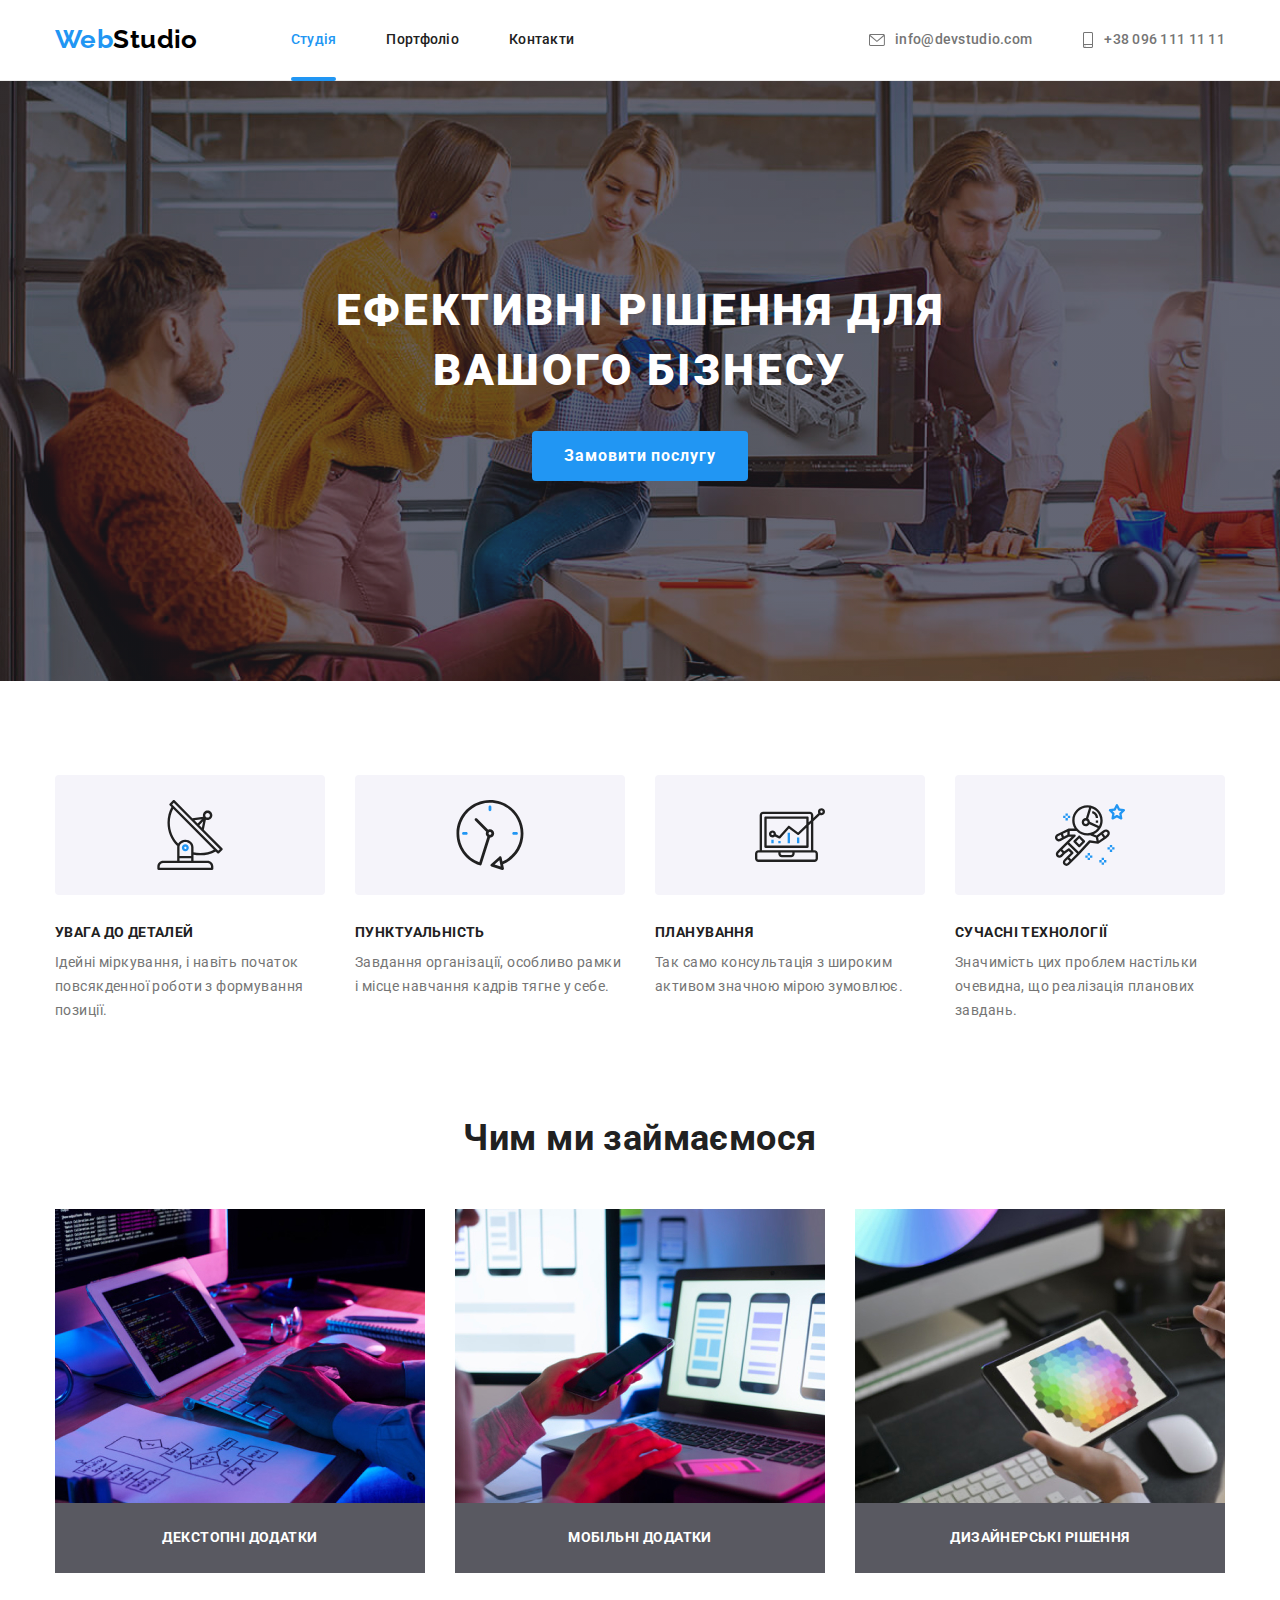
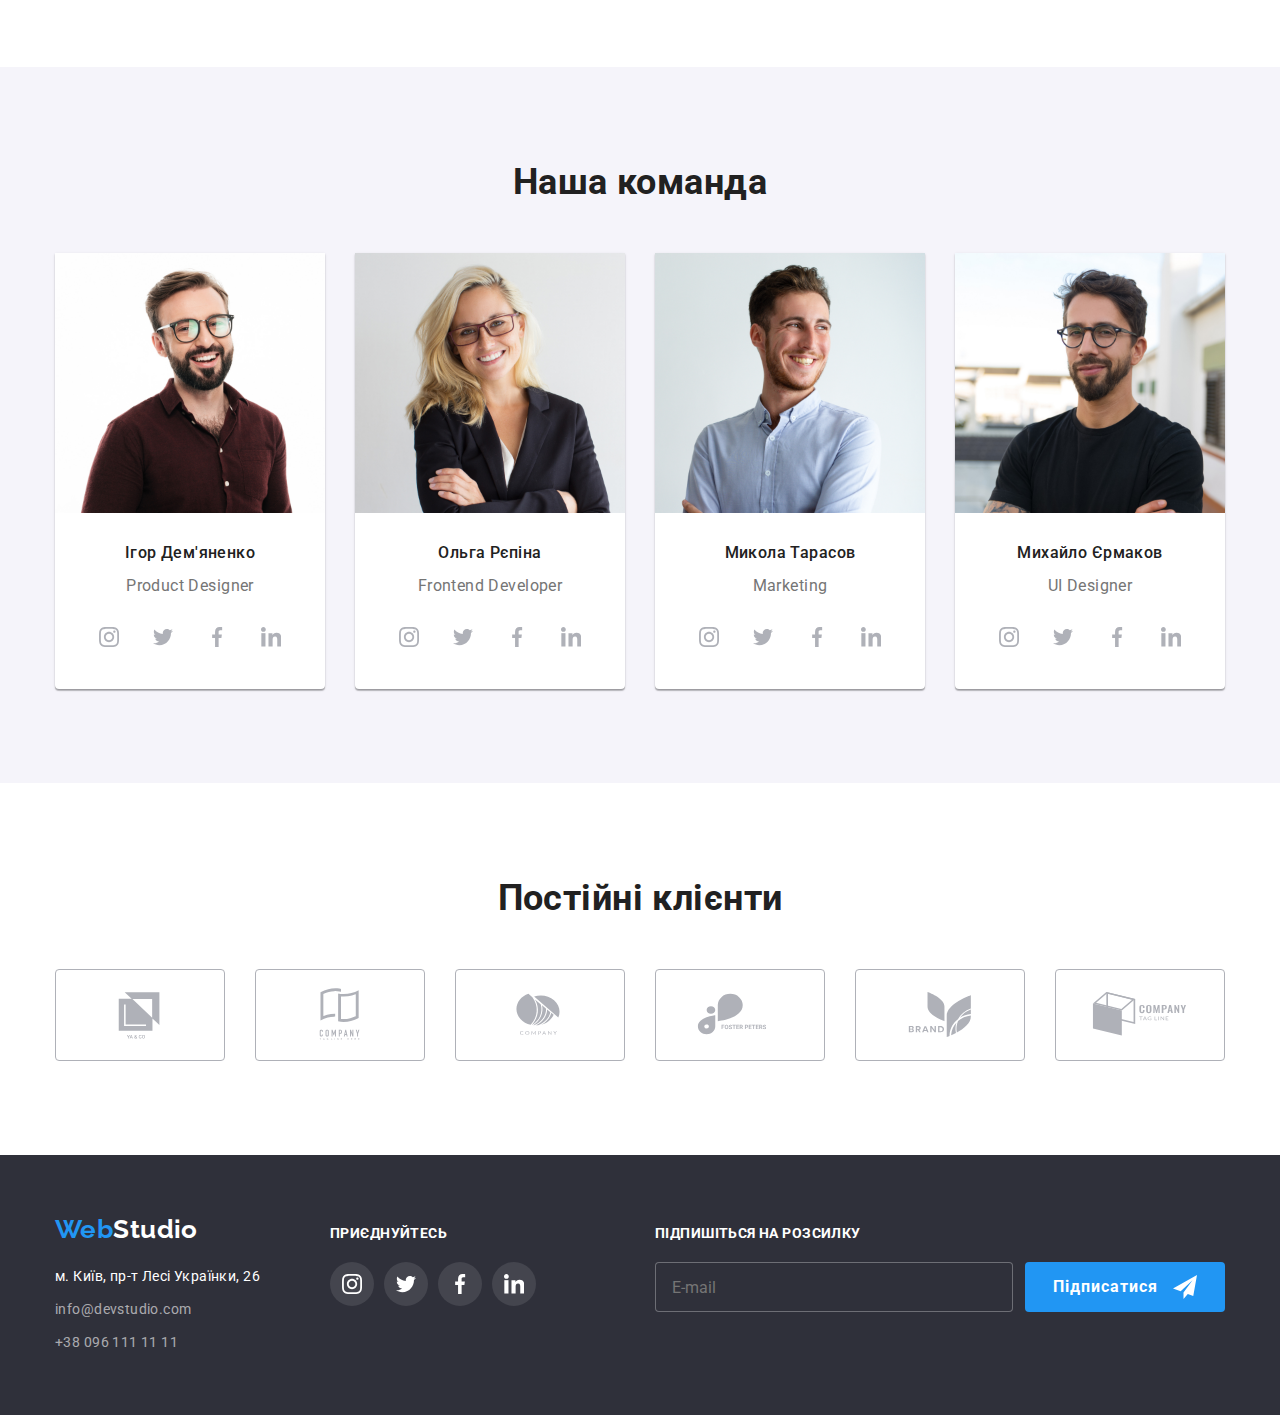
<file: index.html>
<!DOCTYPE html>
<html lang="uk">

<head>
    <meta charset="UTF-8">
    <meta http-equiv="X-UA-Compatible" content="IE=edge">
    <meta name="viewport" content="width=device-width, initial-scale=1.0">
    <title>WebStudio</title>
    <link rel="preconnect" href="https://fonts.googleapis.com">
    <link rel="preconnect" href="https://fonts.gstatic.com" crossorigin>
    <link
        href="https://fonts.googleapis.com/css2?family=Raleway:wght@700&family=Roboto:wght@400;500;700;900&display=swap"
        rel="stylesheet">
    <link rel="stylesheet" href="https://cdn.jsdelivr.net/npm/modern-normalize@1.1.0/modern-normalize.min.css">
    <link rel="stylesheet" href="./css/main.min.css">
</head>

<body>
    <header class="page-header">
        <div class="container header">
            <a class="logo link" href="./index.html">Web<span class="logo__header--accent">Studio</span></a>
            <nav class="menu">
                <ul class="list menu__list">
                    <li class="menu__item"><a class="menu__link  link menu__link--current"
                            href="./index.html">Студія</a></li>
                    <li class="menu__item"><a class="menu__link  link" href="./portfolio.html">Портфоліо</a></li>
                    <li class="menu__item"><a class="menu__link  link" href="">Контакти</a></li>
                </ul>
            </nav>
            <ul class="list contact">
                <li class="contact__list"><a class="link contact__link" href="mailto:info@devstudio.com">
                        <svg class="contact__icon" aria-label="конверт" width="16" height="12">
                            <use href="./images/icons.svg#icon-envelope"></use>
                        </svg>
                        info@devstudio.com</a>
                </li>
                <li class="contact__list"><a class="link contact__link" href="tel:+380961111111">
                        <svg class="contact__icon" aria-label="телефон" width="12" height="16">
                            <use href="./images/icons.svg#icon-smartphone"></use>
                        </svg>
                        +38 096 111 11 11</a>
                </li>
            </ul>
        </div>

    </header>

    <main>

        <section class="hero">
            <div class="container">
                <h1 class="hero__tittle">Ефективні рішення для вашого бізнесу</h1>
                <button class="hero__modal-btn" type="button" data-modal-open>Замовити послугу</button>
            </div>
        </section>
        <section class="features section">
            <div class="container">
                <h2 class="visually-hidden">Наші особливості</h2>
                <ul class="list features__list">
                    <li class="features__item">
                        <div class="feachers__image">
                            <svg aria-label="антена" class="feachers__icon" width="270" hight="120">
                                <use href="./images/icons.svg#icon-antenna"></use>
                            </svg>
                        </div>
                        <h3 class="features__tittle">Увага до деталей</h3>
                        <p class="features__subtittle">Ідейні міркування, i навіть початок повсякденної роботи з
                            формування позиції.</p>
                    </li>
                    <li class="features__item">
                        <div class="feachers__image">
                            <svg aria-label="годинник" class="feachers__icon" width="270" hight="120">
                                <use href="./images/icons.svg#icon-clock"></use>
                            </svg>
                        </div>
                        <h3 class="features__tittle">Пунктуальність</h3>
                        <p class="features__subtittle">Завдання організації, особливо рамки i місце навчання кадрів
                            тягне у себе.</p>
                    </li>
                    <li class="features__item">
                        <div class="feachers__image">
                            <svg aria-label="компютер" class="feachers__icon" width="270" hight="120">
                                <use href="./images/icons.svg#icon-diagram"></use>
                            </svg>
                        </div>
                        <h3 class="features__tittle">Планування</h3>
                        <p class="features__subtittle">Так само консультація з широким активом значною мірою зумовлює.
                        </p>
                    </li>
                    <li class="features__item">
                        <div class="feachers__image">
                            <svg aria-label="астронавт" class="feachers__icon" width="270" hight="120">
                                <use href="./images/icons.svg#icon-astronaut"></use>
                            </svg>
                        </div>
                        <h3 class="features__tittle">Сучасні технології</h3>
                        <p class="features__subtittle">Значимість цих проблем настільки очевидна, що реалізація планових
                            завдань.</p>
                    </li>

                </ul>
            </div>
        </section>
        <section class="business section">
            <div class="container">
                <h2 class="main-title">Чим ми займаємося</h2>
                <ul class="list business__list">
                    <li class="img-li"><img src="./images/imgwhatwedo1.jpg" alt="чим_ми_займаємось1" width="370"
                            height="294">
                        <p class="business__subtittle">Декстопні додатки</p>
                    </li>
                    <li class="img-li"><img src="./images/imgwhatwedo2.jpg" alt="чим_ми_займаємось2" width="370"
                            height="294">
                        <p class="business__subtittle">Мобільні додатки</p>
                    </li>
                    <li class="img-li"><img src="./images/imgwhatwedo3.jpg" alt="чим_ми_займаємось3" width="370"
                            height="294">
                        <p class="business__subtittle">Дизайнерські рішення</p>
                    </li>
                </ul>
            </div>
        </section>
        <section class="team section">
            <div class="container">
                <h2 class="main-title">Наша команда</h2>
                <ul class="list team__list">
                    <li class="team__item">
                        <img src="./images/imgourteam1.jpg" alt="наша_команда1" width="270" height="260">
                        <div class="team__card">
                            <h3 class="team__name">Ігор Дем'яненко</h3>
                            <p class="team__proffession">Product Designer</p>
                            <ul class="social-list">
                                <li class="social-list__item list">
                                    <a href="" class="social-list__link">
                                        <svg aria-label="iконка інстаграм" class="social-list__icon" width="20"
                                            height="20">
                                            <use href="./images/icons.svg#icon-instagram"></use>
                                        </svg>
                                    </a>
                                </li>
                                <li class="social-list__item list">
                                    <a href="" class="social-list__link">
                                        <svg aria-label="iконка твіттер" class="social-list__icon" width="20"
                                            height="20">
                                            <use href="./images/icons.svg#icon-twitter"></use>
                                        </svg>
                                    </a>
                                </li>
                                <li class="social-list__item list">
                                    <a href="" class="social-list__link">
                                        <svg aria-label="iконка фейсбук" class="social-list__icon" width="20"
                                            height="20">
                                            <use href="./images/icons.svg#icon-facebook"></use>
                                        </svg>
                                    </a>
                                </li>
                                <li class="social-list__item list">
                                    <a href="" class="social-list__link">
                                        <svg aria-label="iконка лінкедін" class="social-list__icon" width="20"
                                            height="20">
                                            <use href="./images/icons.svg#icon-linkedin"></use>
                                        </svg>
                                    </a>
                                </li>
                            </ul>
                        </div>
                    </li>
                    <li class="team__item">
                        <img src="./images/imgourteam2.jpg" alt="Frontend Developer" width="270" height="260">
                        <div class="team__card">
                            <h3 class="team__name">Ольга Рєпіна</h3>
                            <p class="team__proffession">Frontend Developer</p>
                            <ul class="social-list">
                                <li class="social-list__item list">
                                    <a href="" class="social-list__link">
                                        <svg aria-label="iконка інстаграм" class="social-list__icon" width="20"
                                            height="20">
                                            <use href="./images/icons.svg#icon-instagram"></use>
                                        </svg>
                                    </a>

                                </li>
                                <li class="social-list__item list">
                                    <a href="" class="social-list__link">
                                        <svg aria-label="iконка твіттер" class="social-list__icon" width="20"
                                            height="20">
                                            <use href="./images/icons.svg#icon-twitter"></use>
                                        </svg>
                                    </a>

                                </li>
                                <li class="social-list__item list">
                                    <a href="" class="social-list__link">
                                        <svg aria-label="iконка фейсбук" class="social-list__icon" width="20"
                                            height="20">
                                            <use href="./images/icons.svg#icon-facebook"></use>
                                        </svg>
                                    </a>
                                </li>
                                <li class="social-list__item list">
                                    <a href="" class="social-list__link">
                                        <svg aria-label="iконка лінкедін" class="social-list__icon" width="20"
                                            height="20">
                                            <use href="./images/icons.svg#icon-linkedin"></use>
                                        </svg>
                                    </a>
                                </li>
                            </ul>
                        </div>
                    </li>
                    <li class="team__item">
                        <img src="./images/imgourteam3.jpg" alt="Marketing" width="270" height="260">
                        <div class="team__card">
                            <h3 class="team__name">Микола Тарасов</h3>
                            <p class="team__proffession">Marketing</p>
                            <ul class="social-list">
                                <li class="social-list__item list">
                                    <a href="" class="social-list__link">
                                        <svg aria-label="iконка інстаграм" class="social-list__icon" width="20"
                                            height="20">
                                            <use href="./images/icons.svg#icon-instagram"></use>
                                        </svg>
                                    </a>
                                </li>
                                <li class="social-list__item list">
                                    <a href="" class="social-list__link">
                                        <svg aria-label="iконка твіттер" class="social-list__icon" width="20"
                                            height="20">
                                            <use href="./images/icons.svg#icon-twitter"></use>
                                        </svg>
                                    </a>
                                </li>
                                <li class="social-list__item list">
                                    <a href="" class="social-list__link">
                                        <svg aria-label="iконка фейсбук" class="social-list__icon" width="20"
                                            height="20">
                                            <use href="./images/icons.svg#icon-facebook"></use>
                                        </svg>
                                    </a>
                                </li>
                                <li class="social-list__item list">
                                    <a href="" class="social-list__link">
                                        <svg aria-label="iконка лінкедін" class="social-list__icon" width="20"
                                            height="20">
                                            <use href="./images/icons.svg#icon-linkedin"></use>
                                        </svg>
                                    </a>
                                </li>
                            </ul>
                        </div>
                    </li>
                    <li class="team__item">
                        <img src="./images/imgourteam4.jpg" alt="UI Designer" width="270" height="260">
                        <div class="team__card">
                            <h3 class="team__name">Михайло Єрмаков</h3>
                            <p class="team__proffession">UI Designer</p>
                            <ul class="social-list">
                                <li class="social-list__item list">
                                    <a href="" class="social-list__link">
                                        <svg aria-label="iконка інстаграм" class="social-list__icon" width="20"
                                            height="20">
                                            <use href="./images/icons.svg#icon-instagram"></use>
                                        </svg>
                                    </a>
                                </li>
                                <li class="social-list__item list">
                                    <a href="" class="social-list__link">
                                        <svg aria-label="iконка твіттер" class="social-list__icon" width="20"
                                            height="20">
                                            <use href="./images/icons.svg#icon-twitter"></use>
                                        </svg>
                                    </a>
                                </li>
                                <li class="social-list__item list">
                                    <a href="" class="social-list__link">
                                        <svg aria-label="iконка фейсбук" class="social-list__icon" width="20"
                                            height="20">
                                            <use href="./images/icons.svg#icon-facebook"></use>
                                        </svg>
                                    </a>
                                </li>
                                <li class="social-list__item list">
                                    <a href="" class="social-list__link">
                                        <svg aria-label="iконка лінкедін" class="social-list__icon" width="20"
                                            height="20">
                                            <use href="./images/icons.svg#icon-linkedin"></use>
                                        </svg>
                                    </a>
                                </li>
                            </ul>
                        </div>
                    </li>
                </ul>
            </div>

        </section>
        <section class="clients">
            <div class="container">
                <h2 class="main-title">Постійні клієнти</h2>
                <ul class="clients__list">
                    <li class="clients__items list">
                        <a href="" class="clients__link">
                            <svg aria-label="iконка компанії" class="clients__icon" width="106" height="60">
                                <use href="./images/icons.svg#icon-group6"></use>
                            </svg>
                        </a>
                    </li>
                    <li class="clients__items list">
                        <a href="" class="clients__link">
                            <svg aria-label="iконка компанії" class="clients__icon" width="106" height="60">
                                <use href="./images/icons.svg#icon-group1"></use>
                            </svg>
                        </a>
                    </li>
                    <li class="clients__items list">
                        <a href="" class="clients__link">
                            <svg aria-label="iконка компанії" class="clients__icon" width="106" height="60">
                            <use href="./images/icons.svg#icon-group2"></use>
                            </svg>
                        </a>
                    </li>
                    <li class="clients__items list">
                        <a href="" class="clients__link">
                            <svg aria-label="iконка компанії" class="clients__icon" width="106" height="60">
                                <use href="./images/icons.svg#icon-group3"></use>
                            </svg>
                        </a>
                    </li>
                    <li class="clients__items list">
                        <a href="" class="clients__link">
                            <svg aria-label="iконка компанії" class="clients__icon" width="106" height="60">
                                <use href="./images/icons.svg#icon-group4"></use>
                            </svg>
                        </a>
                    </li>
                    <li class="clients__items list">
                        <a href="" class="clients__link">
                            <svg aria-label="iконка компанії" class="clients__icon" width="106" height="60">
                                <use href="./images/icons.svg#icon-group5"></use>
                            </svg>
                        </a>
                    </li>
                </ul>
            </div>
        </section>

    </main>
    <footer class="footer">
        <div class="container footer__section">
            <div>
                <a class="logo link" href="./index.html">Web<span class="logo__footer--accent">Studio</span></a>
                <address>
                    <ul class="list footer-contacts">
                        <li class="footer-contacts__item">
                            <a class="link footer-contact__link adress footer-contacts__adress"
                                href="https://goo.gl/maps/4YE3UZRUdWoqffig9" target="_blank"
                                rel="noopener noreferrer nofollow">м. Київ, пр-т Лесі Українки, 26</a>
                        </li>
                        <li class="footer-contacts__item">
                            <a class="link footer-contact__link" href="mailto:info@devstudio.com">info@devstudio.com</a>
                        </li>
                        <li class="footer-contacts__item">
                            <a class="link footer-contact__link" href="tel:+380961111111">+38 096 111 11 11</a>
                        </li>

                    </ul>
                </address>
            </div>
            <div class="footer__social-list">
                <h2 class="footer__tittle">приєднуйтесь</h2>
                <ul class="footer-social-list">
                    <li class="footer-social-list__item list">
                        <a href="" class="footer-social-list__link">
                            <svg aria-label="iконка інстаграм" class="footer-social-list__icon" width="20" height="20">
                                <use href="./images/icons.svg#icon-instagram"></use>
                            </svg>
                        </a>
                    </li>
                    <li class="footer-social-list__item list">
                        <a href="" class="footer-social-list__link">
                            <svg aria-label="iконка твіттер" class="footer-social-list__icon" width="20" height="20">
                                <use href="./images/icons.svg#icon-twitter"></use>
                            </svg>
                        </a>
                    </li>
                    <li class="footer-social-list__item list">
                        <a href="" class="footer-social-list__link">
                            <svg aria-label="iконка фейсбук" class="footer-social-list__icon" width="20" height="20">
                                <use href="./images/icons.svg#icon-facebook"></use>
                            </svg>
                        </a>
                    </li>
                    <li class="footer-social-list__item list">
                        <a href="" class="footer-social-list__link">
                            <svg aria-label="iконка лінкедін" class="footer-social-list__icon" width="20" height="20">
                                <use href="./images/icons.svg#icon-linkedin"></use>
                            </svg>
                        </a>
                    </li>
                </ul>
            </div>
            <div class="footer__form">
                <p class="footer__tittle">Підпишіться на розсилку</p>
                <form class="footer-form" name="signup-form">
                    <label><input type="email" name="email" class="footer-form__input" placeholder="E-mail"
                            required></label>

                    <button type="submit" class="footer-form__button">Підписатися
                        <svg aria-label="іконка літака" class="footer-form__icon" width="24" height="24">
                            <use href="./images/icons.svg#icon-icon-send"></use>
                        </svg>
                    </button>

                </form>
            </div>
        </div>

    </footer>
    <div class="backdrop is-hidden" data-modal>
        <div class="modal">
            <button type="button" class="modal__close-btn" data-modal-close>
                <svg class="modal-close__icon" width="18" height="18">
                    <use href="./images/icons.svg#icon-close"></use>
                </svg>
            </button>
            <form name="signup-form" class="modal-form">
                <b class="modal-form__title">Залиште свої дані, ми вам передзвонимо</b>
                <label class="modal-form__label">
                    <span class="modal-form__subtitle">Ім'я</span>
                    <span class="modal-form__field">
                        <input type="text" name="name" class="modal-form__input" required pattern="[a-zA-Zа-яА-ЯіІїЇ]+">
                        <svg width="18" height="18" class="modal-form__icon">
                            <use href="./images/icons.svg#icon-person-black"></use>
                        </svg>
                    </span>
                </label>
                <label class="modal-form__label">
                    <span class="modal-form__subtitle">Телефон</span>
                    <span class="modal-form__field">
                        <input type="tel" name="tel" class="modal-form__input" required
                            pattern="[0-9]{3}-[0-9]{3}-[0-9]{2}-[0-9]{2}" title="xxx-xxx-xx-xx">
                        <svg width="18" height="18" class="modal-form__icon">
                            <use href="./images/icons.svg#icon-phone-black"></use>
                        </svg>
                    </span>
                </label>
                <label class="modal-form__label">
                    <span class="modal-form__subtitle">Пошта</span>
                    <span class="modal-form__field">
                        <input type="email" name="email" class="modal-form__input" required>
                        <svg width="18" height="18" class="modal-form__icon">
                            <use href="./images/icons.svg#icon-email-black"></use>
                        </svg>
                    </span>
                </label>

                <label class="modal-form__textarea">
                    <span class="modal-form__subtitle">Коментар</span>
                    <textarea name="feedback" placeholder="Введіть текст" required
                        class="modal-form__comment"></textarea>
                </label>
                <label class="checkbox">
                    <input type="checkbox" name="user-policy" class="checkbox__input visually-hidden">
                    <svg class="checkbox__field" width="16" height="15">
                        <use href="./images/icons.svg#icon-icon-check" class="checkbox__icon"></use>
                    </svg>Погоджуюся з розсилкою та приймаю&nbsp;<a href="" class="checkbox__field--accent">Умови
                        договору</a>
                </label>
                <button type="submit" class="modal-form__submit">Відправити</button>



            </form>
        </div>
    </div>
    <script src="./js/modal.js"></script>
</body>


</html>
</file>
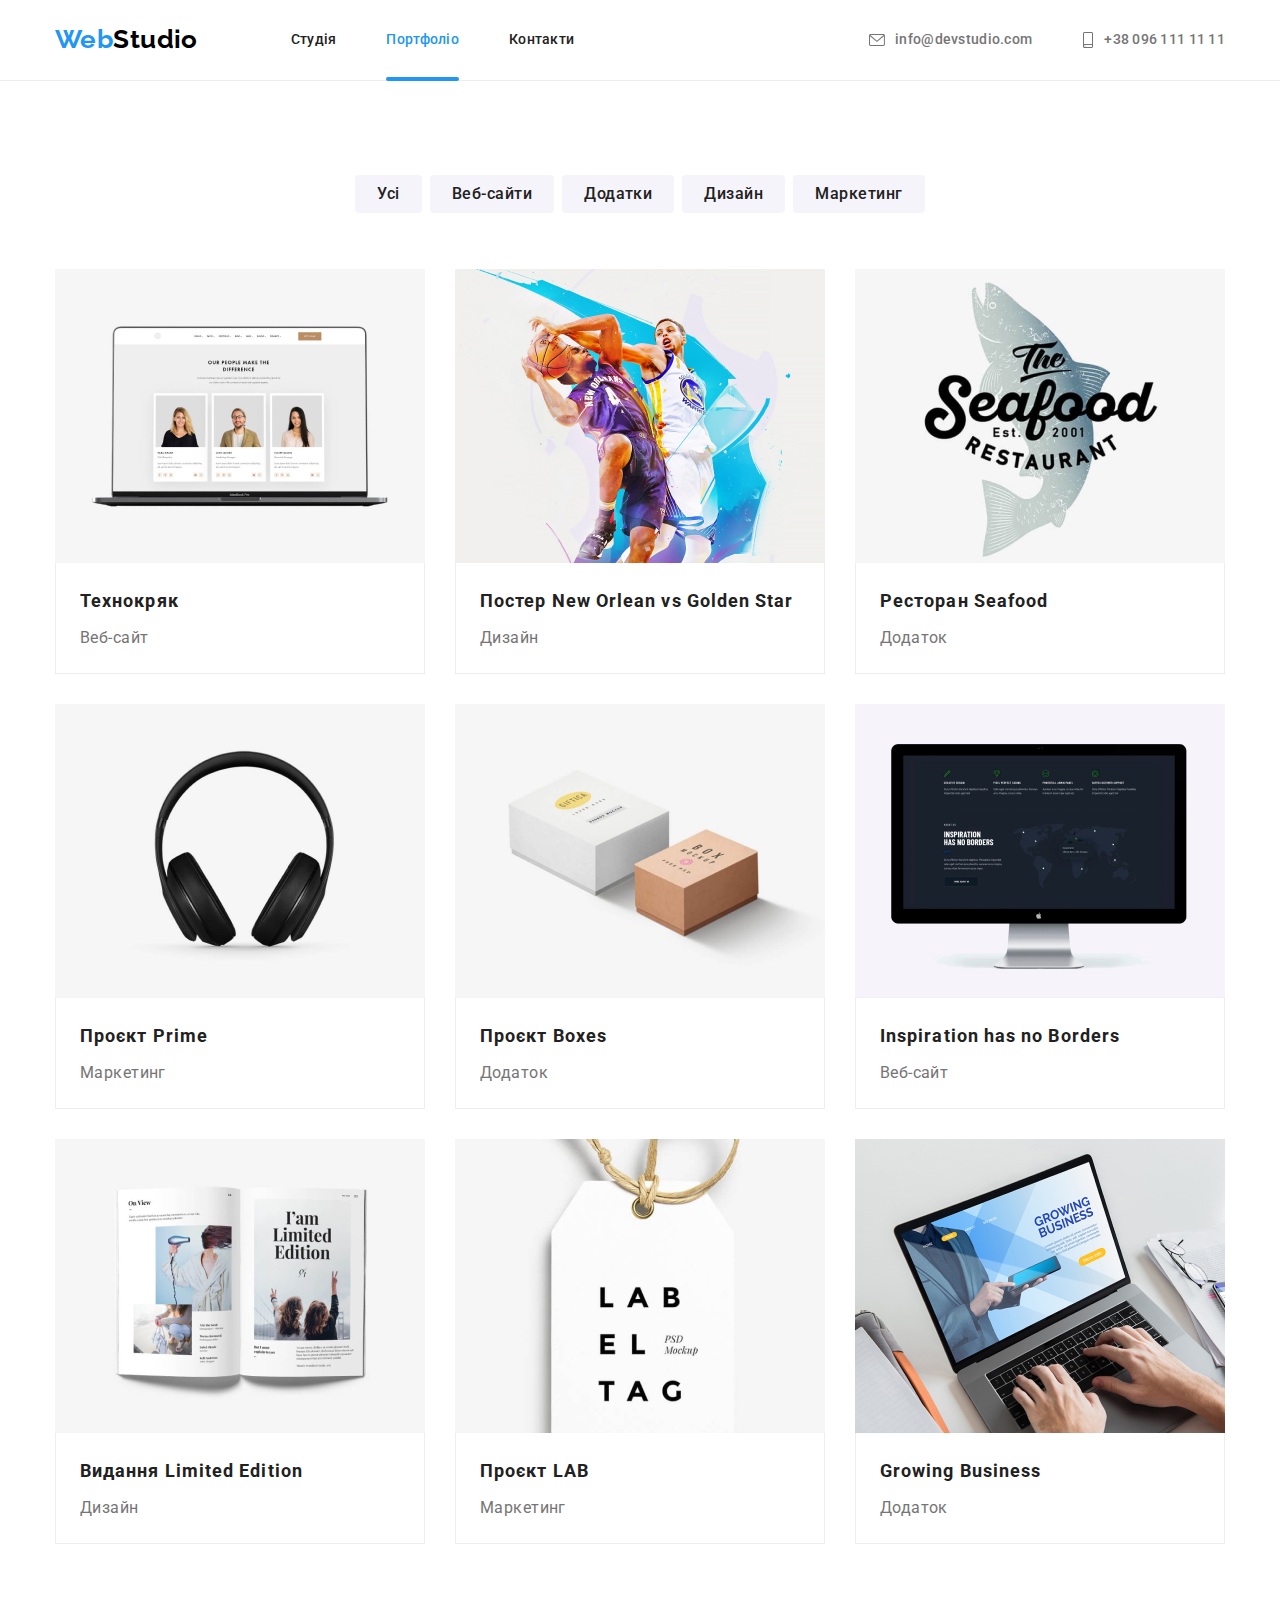
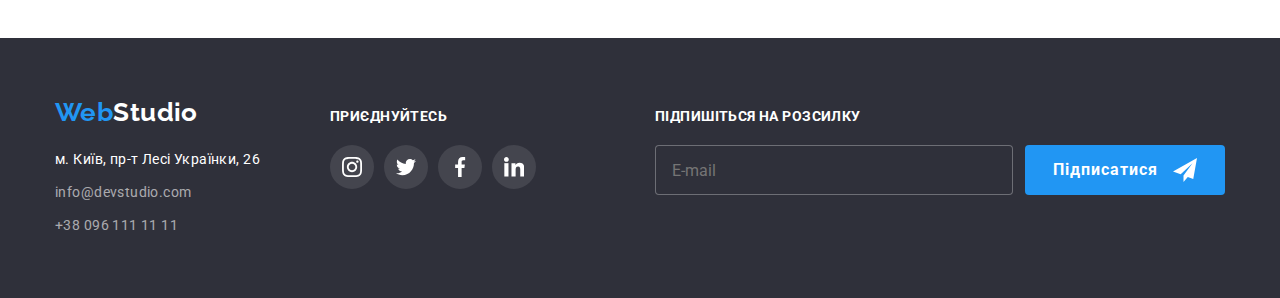
<file: portfolio.html>
<!DOCTYPE html>
<html lang="uk">

<head>
    <meta charset="UTF-8">
    <meta http-equiv="X-UA-Compatible" content="IE=edge">
    <meta name="viewport" content="width=device-width, initial-scale=1.0">
    <title>Portfolio</title>
    <link rel="preconnect" href="https://fonts.googleapis.com">
    <link rel="preconnect" href="https://fonts.gstatic.com" crossorigin>
    <link
        href="https://fonts.googleapis.com/css2?family=Raleway:wght@700&family=Roboto:wght@400;500;700;900&display=swap"
        rel="stylesheet">
    <link rel="stylesheet" href="https://cdn.jsdelivr.net/npm/modern-normalize@1.1.0/modern-normalize.min.css">
    <link rel="stylesheet" href="./css/main.min.css">
</head>

<body>
    <header class="page-header">
        <div class="container header">
            <a class="logo link" href="./index.html">Web<span class="logo__header--accent">Studio</span></a>
            <nav class="menu">
                <ul class="list menu__list">
                    <li class="menu__item"><a class="menu__link link" href="./index.html">Студія</a></li>
                    <li class="menu__item"><a class="menu__link link menu__link--current"
                            href="./portfolio.html">Портфоліо</a></li>
                    <li class="menu__item"><a class="menu__link link" href="">Контакти</a></li>
                </ul>
            </nav>
            <ul class="list contact">
                <li class="contact__list"><a class="link contact__link" href="mailto:info@devstudio.com">
                        <svg class="contact__icon" aria-label="конверт" width="16" height="12">
                            <use href="./images/icons.svg#icon-envelope"></use>
                        </svg>
                        info@devstudio.com</a>
                </li>
                <li class="contact__list"><a class="link contact__link" href="tel:+380961111111">
                        <svg class="contact__icon" aria-label="телефон" width="12" height="16">
                            <use href="./images/icons.svg#icon-smartphone"></use>
                        </svg>
                        +38 096 111 11 11</a>
                </li>
            </ul>
        </div>

    </header>
    <main>
        <section class="section">
            <div class="container">
                <h1 class="visually-hidden">Наші проєкти</h1>
                <ul class="list project-container">
                    <li>
                        <button class="project-container__button" type="button">Усі</button>
                    </li>
                    <li>
                        <button class="project-container__button" type="button">Веб-сайти</button>
                    </li>
                    <li>
                        <button class="project-container__button" type="button">Додатки</button>
                    </li>
                    <li>
                        <button class="project-container__button" type="button">Дизайн</button>
                    </li>
                    <li>
                        <button class="project-container__button" type="button">Маркетинг</button>
                    </li>
                </ul>

                <ul class="list project-cards">
                    <li class="project-cards__item">
                        <a class="link project-cards__link" href="" target="_blank">
                            <div class="project-cards__thumb">
                                <img src="./images/imgportfolio1.jpg" alt="portfolio1" width="370" height="294">
                                <p class="project-cards__overlay">Ресурс пропонує комплексні пропозиції з різним рівнем
                                    функціоналу та сервісів. Все це дозволить відвідувачу отримати вичерпні відомості
                                    про компанію чи приватну особу.</p>
                            </div>
                            <div class="project-cards__border">
                                <h2 class="project-cards__title">Технокряк</h2>
                                <p class="project-cards__subtitle">Веб-сайт</p>
                            </div>
                        </a>
                    </li>
                    <li class="project-cards__item">
                        <a class="link project-cards__link" href="" target="_blank">
                            <div class="project-cards__thumb">
                                <img src="./images/imgportfolio2.jpg" alt="portfolio2" width="370" height="294">
                                <p class="project-cards__overlay">Ресурс пропонує комплексні пропозиції з різним рівнем
                                    функціоналу та сервісів. Все це дозволить відвідувачу отримати вичерпні відомості
                                    про компанію чи приватну особу.</p>
                            </div>
                            <div class="project-cards__border">
                                <h2 class="project-cards__title">Постер New Orlean vs Golden Star</h2>
                                <p class="project-cards__subtitle">Дизайн</p>
                            </div>
                        </a>
                    </li>
                    <li class="project-cards__item">
                        <a class="link project-cards__link" href="" target="_blank">
                            <div class="project-cards__thumb">
                                <img src="./images/imgportfolio3.jpg" alt="portfolio3" width="370" height="294">
                                <p class="project-cards__overlay">Ресурс пропонує комплексні пропозиції з різним рівнем
                                    функціоналу та сервісів. Все це дозволить відвідувачу отримати вичерпні відомості
                                    про компанію чи приватну особу.</p>
                            </div>
                            <div class="project-cards__border">
                                <h2 class="project-cards__title">Ресторан Seafood</h2>
                                <p class="project-cards__subtitle">Додаток</p>
                            </div>
                        </a>
                    </li>
                    <li class="project-cards__item">
                        <a class="link project-cards__link" href="" target="_blank">
                            <div class="project-cards__thumb">
                                <img src="./images/imgportfolio4.jpg" alt="portfolio4" width="370" height="294">
                                <p class="project-cards__overlay">Ресурс пропонує комплексні пропозиції з різним рівнем
                                    функціоналу та сервісів. Все це дозволить відвідувачу отримати вичерпні відомості
                                    про компанію чи приватну особу.</p>
                            </div>
                            <div class="project-cards__border">
                                <h2 class="project-cards__title">Проєкт Prime</h2>
                                <p class="project-cards__subtitle">Маркетинг</p>
                            </div>
                        </a>
                    </li>
                    <li class="project-cards__item">
                        <a class="link project-cards__link" href="" target="_blank">
                            <div class="project-cards__thumb">
                                <img src="./images/imgportfolio5.jpg" alt="portfolio5" width="370" height="294">
                                <p class="project-cards__overlay">Ресурс пропонує комплексні пропозиції з різним рівнем
                                    функціоналу та сервісів. Все це дозволить відвідувачу отримати вичерпні відомості
                                    про компанію чи приватну особу.</p>
                            </div>
                            <div class="project-cards__border">
                                <h2 class="project-cards__title">Проєкт Boxes</h2>
                                <p class="project-cards__subtitle">Додаток</p>
                            </div>
                        </a>
                    </li>
                    <li class="project-cards__item">
                        <a class="link project-cards__link" href="" target="_blank">
                            <div class="project-cards__thumb">
                                <img src="./images/imgportfolio6.jpg" alt="portfolio6" width="370" height="294">
                                <p class="project-cards__overlay">Ресурс пропонує комплексні пропозиції з різним рівнем
                                    функціоналу та сервісів. Все це дозволить відвідувачу отримати вичерпні відомості
                                    про компанію чи приватну особу.</p>
                            </div>
                            <div class="project-cards__border">
                                <h2 class="project-cards__title">Inspiration has no Borders</h2>
                                <p class="project-cards__subtitle">Веб-сайт</p>
                            </div>
                        </a>
                    </li>
                    <li class="project-cards__item">
                        <a class="link project-cards__link" href="" target="_blank">
                            <div class="project-cards__thumb">
                                <img src="./images/imgportfolio7.jpg" alt="portfolio7" width="370" height="294">
                                <p class="project-cards__overlay">Ресурс пропонує комплексні пропозиції з різним рівнем
                                    функціоналу та сервісів. Все це дозволить відвідувачу отримати вичерпні відомості
                                    про компанію чи приватну особу.</p>
                            </div>
                            <div class="project-cards__border">
                                <h2 class="project-cards__title">Видання Limited Edition</h2>
                                <p class="project-cards__subtitle">Дизайн</p>
                            </div>
                        </a>
                    </li>
                    <li class="project-cards__item">
                        <a class="link project-cards__link" href="" target="_blank">
                            <div class="project-cards__thumb">
                                <img src="./images/imgportfolio8.jpg" alt="portfolio8" width="370" height="294">
                                <p class="project-cards__overlay">Ресурс пропонує комплексні пропозиції з різним рівнем
                                    функціоналу та сервісів. Все це дозволить відвідувачу отримати вичерпні відомості
                                    про компанію чи приватну особу.</p>
                            </div>
                            <div class="project-cards__border">
                                <h2 class="project-cards__title">Проєкт LAB</h2>
                                <p class="project-cards__subtitle">Маркетинг</p>
                            </div>
                        </a>
                    </li>
                    <li class="project-cards__item">
                        <a class="link project-cards__link" href="" target="_blank">
                            <div class="project-cards__thumb">
                                <img src="./images/imgportfolio9.jpg" width="370" height="294">
                                <p class="project-cards__overlay">Ресурс пропонує комплексні пропозиції з різним рівнем
                                    функціоналу та сервісів. Все це дозволить відвідувачу отримати вичерпні відомості
                                    про компанію чи приватну особу.</p>
                            </div>
                            <div class="project-cards__border">
                                <h2 class="project-cards__title">Growing Business</h2>
                                <p class="project-cards__subtitle">Додаток</p>
                            </div>
                        </a>
                    </li>
                </ul>
            </div>
        </section>
    </main>
        <footer class="footer">
            <div class="container footer__section">
                <div>
                    <a class="logo link" href="./index.html">Web<span class="logo__footer--accent">Studio</span></a>
                    <address>
                        <ul class="list footer-contacts">
                            <li class="footer-contacts__item">
                                <a class="link footer-contact__link adress footer-contacts__adress"
                                    href="https://goo.gl/maps/4YE3UZRUdWoqffig9" target="_blank"
                                    rel="noopener noreferrer nofollow">м. Київ, пр-т Лесі Українки, 26</a>
                            </li>
                            <li class="footer-contacts__item">
                                <a class="link footer-contact__link" href="mailto:info@devstudio.com">info@devstudio.com</a>
                            </li>
                            <li class="footer-contacts__item">
                                <a class="link footer-contact__link" href="tel:+380961111111">+38 096 111 11 11</a>
                            </li>
        
                        </ul>
                    </address>
                </div>
                <div class="footer__social-list">
                    <h2 class="footer__tittle">приєднуйтесь</h2>
                    <ul class="footer-social-list">
                        <li class="footer-social-list__item list">
                            <a href="" class="footer-social-list__link">
                                <svg aria-label="iконка інстаграм" class="footer-social-list__icon" width="20" height="20">
                                    <use href="./images/icons.svg#icon-instagram"></use>
                                </svg>
                            </a>
                        </li>
                        <li class="footer-social-list__item list">
                            <a href="" class="footer-social-list__link">
                                <svg aria-label="iконка твіттер" class="footer-social-list__icon" width="20" height="20">
                                    <use href="./images/icons.svg#icon-twitter"></use>
                                </svg>
                            </a>
                        </li>
                        <li class="footer-social-list__item list">
                            <a href="" class="footer-social-list__link">
                                <svg aria-label="iконка фейсбук" class="footer-social-list__icon" width="20" height="20">
                                    <use href="./images/icons.svg#icon-facebook"></use>
                                </svg>
                            </a>
                        </li>
                        <li class="footer-social-list__item list">
                            <a href="" class="footer-social-list__link">
                                <svg aria-label="iконка лінкедін" class="footer-social-list__icon" width="20" height="20">
                                    <use href="./images/icons.svg#icon-linkedin"></use>
                                </svg>
                            </a>
                        </li>
                    </ul>
                </div>
                <div class="footer__form">
                    <p class="footer__tittle">Підпишіться на розсилку</p>
                    <form class="footer-form" name="signup-form">
                        <label><input type="email" name="email" class="footer-form__input" placeholder="E-mail"
                                required></label>
        
                        <button type="submit" class="footer-form__button">Підписатися
                            <svg aria-label="іконка літака" class="footer-form__icon" width="24" height="24">
                                <use href="./images/icons.svg#icon-icon-send"></use>
                            </svg>
                        </button>
        
                    </form>
                </div>
            </div>
        </footer>



</body>

</html>
</file>
<file: css/main.min.css>
:root{--primery-text-color: #212121;--secondery-text-color: #757575;--accent-color: #2196F3;--background-footer-color: #2F303A;--background-team-color: #F5F4FA;--main-letter-color: #FFFFFF;--logo-color: #000000;--letter-color: rgba(255, 255, 255, 0.6);--background-btn-color: #188CE8;--primary-font: "Roboto", sans-serif;--secondary-font: "Raleway", sans-serif;--icon-color: #AFB1B8}.visually-hidden{position:absolute;white-space:nowrap;width:1px;height:1px;overflow:hidden;border:0;padding:0;clip:rect(0 0 0 0);-webkit-clip-path:inset(50%);clip-path:inset(50%);margin:-1px}.footer-social-list__link,.clients__link,.clients__list,.social-list__link,.business__subtittle,.feachers__image,.contact__link,.modal__close-btn{display:-webkit-box;display:-ms-flexbox;display:flex;-webkit-box-align:center;-ms-flex-align:center;align-items:center;-webkit-box-pack:center;-ms-flex-pack:center;justify-content:center}body{color:var(--primery-text-color);background-color:var(--main-letter-color);font-family:var(--primary-font);font-size:14px;letter-spacing:.03em}h1,h2,h3,p{margin-top:0;margin-bottom:0}ul,ol{margin-top:0;margin-bottom:0;padding-left:0;-webkit-padding-start:0;padding-inline-start:0}.list{list-style:none}.link{text-decoration:none}img{display:block;max-width:100%;height:auto}address{font-style:normal;margin-top:20px}button{cursor:pointer;display:block;margin:0 auto;border:none;border-radius:4px}section{padding-top:94px;padding-bottom:94px}.business{padding-top:0}.container{width:1200px;margin-left:auto;margin-right:auto;padding-left:15px;padding-right:15px}.logo{color:var(--accent-color);font-family:var(--secondary-font);font-weight:700;font-size:26px;line-height:1.14}.logo__header--accent{color:var(--logo-color)}.logo__footer--accent{color:var(--main-letter-color)}.main-title{text-align:center;margin-bottom:50px;font-weight:700;font-size:36px;line-height:1.17}.backdrop{position:fixed;top:0;left:0;width:100%;height:100%;z-index:100;background-color:rgba(0,0,0,.2);-webkit-transition:opacity 250ms cubic-bezier(0.4, 0, 0.2, 1),visibility 250ms cubic-bezier(0.4, 0, 0.2, 1);transition:opacity 250ms cubic-bezier(0.4, 0, 0.2, 1),visibility 250ms cubic-bezier(0.4, 0, 0.2, 1)}.is-hidden{opacity:0;visibility:hidden;pointer-events:none}.modal{position:absolute;top:50%;left:50%;-webkit-transform:translate(-50%, -50%);transform:translate(-50%, -50%);width:528px;height:578px;padding:40px;background-color:#fff;border-radius:4px;-webkit-box-shadow:0px 4px rgba(0,0,0,.25);box-shadow:0px 4px rgba(0,0,0,.25)}.modal__close-btn{position:absolute;top:8px;right:8px;width:30px;height:30px;border-radius:50%;background-color:var(--main-letter-color);border:1px solid rgba(33,33,33,.2);padding:0;-webkit-transition:fill 250ms cubic-bezier(0.4, 0, 0.2, 1);transition:fill 250ms cubic-bezier(0.4, 0, 0.2, 1)}.modal__close-btn:focus,.modal__close-btn:hover{fill:var(--accent-color)}.modal-form{display:-webkit-box;display:-ms-flexbox;display:flex;-webkit-box-orient:vertical;-webkit-box-direction:normal;-ms-flex-direction:column;flex-direction:column}.modal-form__label{margin-bottom:10px}.modal-form__title{font-size:20px;line-height:1.15;font-weight:700;margin-bottom:12px;text-align:center}.modal-form__field{position:relative;display:block}.modal-form__input{width:100%;height:40px;border-radius:4px;border:1px solid rgba(33,33,33,.2);padding-left:42px;-webkit-transition:border-color 250ms cubic-bezier(0.4, 0, 0.2, 1);transition:border-color 250ms cubic-bezier(0.4, 0, 0.2, 1)}.modal-form__input:focus{border-color:var(--accent-color);outline:none}.modal-form__subtitle{display:block;font-size:12px;line-height:1.16;letter-spacing:.01em;color:var(--secondery-text-color);margin-bottom:4px}.modal-form__icon{position:absolute;top:50%;left:12px;-webkit-transform:translateY(-50%);transform:translateY(-50%);-webkit-transition:fill 250ms cubic-bezier(0.4, 0, 0.2, 1);transition:fill 250ms cubic-bezier(0.4, 0, 0.2, 1)}.modal-form__input:focus+.modal-form__icon{fill:var(--accent-color)}.modal-form__comment{width:100%;height:120px;resize:none;border-radius:4px;border:1px solid rgba(33,33,33,.2);padding:12px 16px;-webkit-transition:border-color 250ms cubic-bezier(0.4, 0, 0.2, 1);transition:border-color 250ms cubic-bezier(0.4, 0, 0.2, 1)}.modal-form__comment:focus{outline:none;border-color:var(--accent-color)}.modal-form__comment::-webkit-input-placeholder{font-size:12px;line-height:1.16;letter-spacing:.01em;color:rgba(117,117,117,.5)}.modal-form__comment::-moz-placeholder{font-size:12px;line-height:1.16;letter-spacing:.01em;color:rgba(117,117,117,.5)}.modal-form__comment:-ms-input-placeholder{font-size:12px;line-height:1.16;letter-spacing:.01em;color:rgba(117,117,117,.5)}.modal-form__comment::-ms-input-placeholder{font-size:12px;line-height:1.16;letter-spacing:.01em;color:rgba(117,117,117,.5)}.modal-form__comment::placeholder{font-size:12px;line-height:1.16;letter-spacing:.01em;color:rgba(117,117,117,.5)}.modal-form__textarea{margin-bottom:20px}.checkbox__field{border:2px solid var(--primery-text-color);border-radius:2px;cursor:pointer;margin-right:7px}.checkbox__input:checked+.checkbox__field{background-color:var(--accent-color);border:2px solid var(--accent-color)}.checkbox__icon{display:none}.checkbox__input:checked+.checkbox__field .checkbox__icon{display:block}.checkbox{display:-webkit-box;display:-ms-flexbox;display:flex;-webkit-box-align:center;-ms-flex-align:center;align-items:center;margin-bottom:30px;font-weight:400;line-height:1.71;color:var(--secondery-text-color);margin-left:12px}.checkbox__field--accent{color:var(--accent-color)}.modal-form__submit{padding:10px 52px;border-radius:4px;font-family:inherit;font-weight:700;font-size:16px;line-height:1.9;letter-spacing:.06em;color:var(--main-letter-color);background-color:var(--accent-color);-webkit-transition:background-color 250ms cubic-bezier(0.4, 0, 0.2, 1);transition:background-color 250ms cubic-bezier(0.4, 0, 0.2, 1)}.modal-form__submit:hover,.modal-form__submit:focus{background-color:var(--background-btn-color)}.page-header{border-bottom:1px solid #ececec}.header{display:-webkit-box;display:-ms-flexbox;display:flex;-webkit-box-align:center;-ms-flex-align:center;align-items:center;height:80px}.menu__list{display:-webkit-box;display:-ms-flexbox;display:flex;gap:50px;margin-left:93px}.contact{display:-webkit-box;display:-ms-flexbox;display:flex;gap:50px;margin-left:auto}.menu__link{position:relative;font-style:500;font-weight:500;line-height:1.14;letter-spacing:.02em;color:var(--primery-text-color);display:block;padding-top:32px;padding-bottom:32px;-webkit-transition:color 250ms cubic-bezier(0.4, 0, 0.2, 1);transition:color 250ms cubic-bezier(0.4, 0, 0.2, 1)}.menu__link:hover,.menu__link:focus{color:var(--accent-color)}.contact__link{font-weight:500;line-height:1.14;letter-spacing:.02em;color:var(--secondery-text-color);padding:32px 0;-webkit-transition:color 250ms cubic-bezier(0.4, 0, 0.2, 1);transition:color 250ms cubic-bezier(0.4, 0, 0.2, 1);height:inherit;gap:10px;fill:currentColor;-webkit-transition:fill 250ms cubic-bezier(0.4, 0, 0.2, 1);transition:fill 250ms cubic-bezier(0.4, 0, 0.2, 1)}.contact__link:hover,.contact__link:focus{color:var(--accent-color)}.menu__link--current{color:var(--accent-color)}.menu__link--current::after{position:absolute;left:0;bottom:-1px;content:"";display:block;width:100%;height:4px;border-radius:2px;background-color:var(--accent-color)}.contact__list{height:80px}.contact__link:hover .contact__icon,.contact__link:focus .contact__icon{fill:var(--accent-color)}.hero{background-color:var(--background-footer-color);text-align:center;height:600px;max-width:1600px;margin:auto;padding:200px 0;background-image:-webkit-gradient(linear, left top, left bottom, from(rgba(47, 48, 58, 0.4)), to(rgba(47, 48, 58, 0.4))),url(../images/Imghero.jpg);background-image:linear-gradient(rgba(47, 48, 58, 0.4), rgba(47, 48, 58, 0.4)),url(../images/Imghero.jpg);background-size:cover;background-repeat:no-repeat}.hero__tittle{width:696px;margin:0 auto;font-weight:900;font-size:44px;line-height:1.36;letter-spacing:.06em;color:var(--main-letter-color);text-transform:uppercase}.hero__modal-btn{margin-top:30px;padding:10px 32px;border-radius:4px;font-family:inherit;font-weight:700;font-size:16px;line-height:1.9;letter-spacing:.06em;color:var(--main-letter-color);background-color:var(--accent-color);-webkit-transition:background-color 250ms cubic-bezier(0.4, 0, 0.2, 1);transition:background-color 250ms cubic-bezier(0.4, 0, 0.2, 1)}.hero__modal-btn:hover,.hero__modal-btn:focus{background-color:var(--background-btn-color)}.features__item{-ms-flex-preferred-size:calc((100% - 90px)/4);flex-basis:calc((100% - 90px)/4)}.features__tittle{font-weight:700;font-size:14px;line-height:1.14;text-transform:uppercase;margin-top:30px}.features__subtittle{line-height:1.71;color:var(--secondery-text-color);margin-top:10px;text-align:left}.feachers__icon{height:70px;width:70px}.feachers__image{height:120px;background-color:var(--background-team-color);border-radius:4px}.features__list{display:-webkit-box;display:-ms-flexbox;display:flex;gap:30px}.business__item{-ms-flex-preferred-size:calc((100% - 60px)/3);flex-basis:calc((100% - 60px)/3);position:relative}.business__list{display:-webkit-box;display:-ms-flexbox;display:flex;gap:30px}.business__subtittle{left:0;bottom:0;width:100%;height:70px;font-weight:700;line-height:1.14;text-transform:uppercase;color:var(--main-letter-color);background-color:rgba(47,48,58,.8)}.team{background-color:var(--background-team-color)}.team__item{-ms-flex-preferred-size:calc((100% - 90px)/4);flex-basis:calc((100% - 90px)/4);background:#fff;-webkit-box-shadow:0px 1px 3px rgba(0,0,0,.12),0px 1px 1px rgba(0,0,0,.14),0px 2px 1px rgba(0,0,0,.2);box-shadow:0px 1px 3px rgba(0,0,0,.12),0px 1px 1px rgba(0,0,0,.14),0px 2px 1px rgba(0,0,0,.2);border-radius:0px 0px 4px 4px}.team__proffession{line-height:1.71;color:var(--secondery-text-color);font-size:16px;margin-top:10px;text-align:center}.team__card{padding:30px 0;text-align:center}.team__list{display:-webkit-box;display:-ms-flexbox;display:flex;gap:30px}.team__name{font-weight:500;font-size:16px;line-height:1.19;text-align:center}.social-list{display:-webkit-box;display:-ms-flexbox;display:flex;-webkit-box-pack:center;-ms-flex-pack:center;justify-content:center;gap:10px;margin-top:16px}.social-list__item{width:44px;height:44px}.social-list__link{height:inherit;border-radius:50%;background-color:var(--main-letter-color);color:var(--icon-color);-webkit-transition:background-color 250ms cubic-bezier(0.4, 0, 0.2, 1),color 250ms cubic-bezier(0.4, 0, 0.2, 1);transition:background-color 250ms cubic-bezier(0.4, 0, 0.2, 1),color 250ms cubic-bezier(0.4, 0, 0.2, 1)}.social-list__link:hover,.social-list__link:focus{background-color:var(--accent-color);color:var(--main-letter-color)}.social-list__icon{fill:currentColor}.clients__list{gap:30px}.clients__icon{fill:currentColor}.clients__link{width:170px;height:92px;color:var(--icon-color);border:1px solid var(--icon-color);border-radius:4px;-webkit-transition:color 250ms cubic-bezier(0.4, 0, 0.2, 1),border 250ms cubic-bezier(0.4, 0, 0.2, 1);transition:color 250ms cubic-bezier(0.4, 0, 0.2, 1),border 250ms cubic-bezier(0.4, 0, 0.2, 1)}.clients__link:hover,.clients__link:focus{border:1px solid var(--accent-color);color:var(--accent-color)}.footer{background-color:var(--background-footer-color);padding-top:60px;padding-bottom:60px}.footer-contacts__item{margin-top:9px}.footer-contacts__item:first-child{margin-top:0px}.footer-contacts{line-height:1.71}.footer-contact__link{color:var(--letter-color);line-height:1.71;-webkit-transition:color 250ms cubic-bezier(0.4, 0, 0.2, 1);transition:color 250ms cubic-bezier(0.4, 0, 0.2, 1)}.footer-contact__link:hover,.footer-contact__link:focus{color:var(--accent-color)}.footer-contacts__adress{color:var(--main-letter-color)}.footer__tittle{font-weight:700;font-size:14px;line-height:1.14;text-align:left;text-transform:uppercase;color:var(--main-letter-color)}.footer-social-list{display:-webkit-box;display:-ms-flexbox;display:flex;-webkit-box-pack:center;-ms-flex-pack:center;justify-content:center;gap:10px}.footer-social-list__item{width:44px;height:44px}.footer-social-list__link{height:inherit;border-radius:50%;background-color:rgba(255,255,255,.1);color:var(--main-letter-color);-webkit-transition:background-color 250ms cubic-bezier(0.4, 0, 0.2, 1);transition:background-color 250ms cubic-bezier(0.4, 0, 0.2, 1)}.footer-social-list__link:hover,.footer-social-list__link:focus{background-color:var(--accent-color)}.footer-social-list__icon{fill:currentColor}.footer-social-list{margin-top:20px}.footer__section{display:-webkit-box;display:-ms-flexbox;display:flex;-webkit-box-align:baseline;-ms-flex-align:baseline;align-items:baseline}.footer__social-list{margin-left:70px}.footer__form{margin-left:auto}.footer-form{display:-webkit-box;display:-ms-flexbox;display:flex;gap:12px;margin-top:20px}.footer-form__button{position:relative;display:block;width:200px;height:50px;background-color:var(--accent-color);color:var(--main-letter-color);padding-left:28px;font-weight:700;font-size:16px;letter-spacing:.06em;text-align:left;-webkit-transition:background-color 250ms cubic-bezier(0.4, 0, 0.2, 1);transition:background-color 250ms cubic-bezier(0.4, 0, 0.2, 1)}.footer-form__button:hover,.footer-form__button:focus{background-color:var(--background-btn-color)}.footer-form__input{width:358px;height:50px;padding-left:16px;border:1px solid rgba(255,255,255,.3);border-radius:4px;background-color:var(--background-footer-color);color:rgba(255,255,255,.6);font-weight:400;font-size:16px}.footer-form__icon{fill:currentColor;position:absolute;top:13px;left:148px}.project-container__button{padding:6px 22px;font-family:inherit;font-weight:500;font-size:16px;line-height:1.63;letter-spacing:.03em;background-color:var(--background-team-color);color:var(--primery-text-color);-webkit-transition:background-color 250ms cubic-bezier(0.4, 0, 0.2, 1),color 250ms cubic-bezier(0.4, 0, 0.2, 1),-webkit-box-shadow 250ms cubic-bezier(0.4, 0, 0.2, 1);transition:background-color 250ms cubic-bezier(0.4, 0, 0.2, 1),color 250ms cubic-bezier(0.4, 0, 0.2, 1),-webkit-box-shadow 250ms cubic-bezier(0.4, 0, 0.2, 1);transition:background-color 250ms cubic-bezier(0.4, 0, 0.2, 1),color 250ms cubic-bezier(0.4, 0, 0.2, 1),box-shadow 250ms cubic-bezier(0.4, 0, 0.2, 1);transition:background-color 250ms cubic-bezier(0.4, 0, 0.2, 1),color 250ms cubic-bezier(0.4, 0, 0.2, 1),box-shadow 250ms cubic-bezier(0.4, 0, 0.2, 1),-webkit-box-shadow 250ms cubic-bezier(0.4, 0, 0.2, 1)}.project-container__button:hover,.project-container__button:focus{background-color:var(--accent-color);color:var(--main-letter-color);-webkit-box-shadow:0px 3px 1px rgba(0,0,0,.1),0px 1px 2px rgba(0,0,0,.8),0px 2px 2px rgba(0,0,0,.12);box-shadow:0px 3px 1px rgba(0,0,0,.1),0px 1px 2px rgba(0,0,0,.8),0px 2px 2px rgba(0,0,0,.12)}.project-container{display:-webkit-box;display:-ms-flexbox;display:flex;gap:8px;-webkit-box-pack:center;-ms-flex-pack:center;justify-content:center;margin-bottom:56px}.project-cards{display:-webkit-box;display:-ms-flexbox;display:flex;gap:30px;-ms-flex-wrap:wrap;flex-wrap:wrap}.project-cards__title{margin-bottom:4px;font-weight:700;font-size:18px;line-height:2;letter-spacing:.06em;color:var(--primery-text-color)}.project-cards__border{border:1px solid #eee;border-top:none;padding:20px 24px}.project-cards__item{-ms-flex-preferred-size:calc((100% - 60px)/3);flex-basis:calc((100% - 60px)/3)}.project-cards__subtitle{line-height:1.88;color:var(--secondery-text-color);font-size:16px}.project-cards__link{display:block;-webkit-transition:-webkit-box-shadow 250ms cubic-bezier(0.4, 0, 0.2, 1);transition:-webkit-box-shadow 250ms cubic-bezier(0.4, 0, 0.2, 1);transition:box-shadow 250ms cubic-bezier(0.4, 0, 0.2, 1);transition:box-shadow 250ms cubic-bezier(0.4, 0, 0.2, 1), -webkit-box-shadow 250ms cubic-bezier(0.4, 0, 0.2, 1)}.project-cards__link:hover,.project-cards__link:focus{-webkit-box-shadow:0px 1px 1px rgba(0,0,0,.12),0px 4px 4px rgba(0,0,0,.6),1px 4px 6px rgba(0,0,0,.16);box-shadow:0px 1px 1px rgba(0,0,0,.12),0px 4px 4px rgba(0,0,0,.6),1px 4px 6px rgba(0,0,0,.16)}.project-cards__thumb{position:relative;overflow:hidden}.project-cards__overlay{position:absolute;top:0;left:0;width:100%;height:100%;padding:63px 24px;background-color:rgba(33,150,243,.9);color:var(--main-letter-color);font-weight:400;font-size:18px;line-height:1.55;overflow:auto;-webkit-transform:translateY(100%);transform:translateY(100%);-webkit-transition:-webkit-transform 250ms cubic-bezier(0.4, 0, 0.2, 1);transition:-webkit-transform 250ms cubic-bezier(0.4, 0, 0.2, 1);transition:transform 250ms cubic-bezier(0.4, 0, 0.2, 1);transition:transform 250ms cubic-bezier(0.4, 0, 0.2, 1), -webkit-transform 250ms cubic-bezier(0.4, 0, 0.2, 1)}.project-cards__link:hover .project-cards__overlay,.project-cards__link:focus .project-cards__overlay{-webkit-transform:translateY(0%);transform:translateY(0%)}/*# sourceMappingURL=main.min.css.map */
</file>
